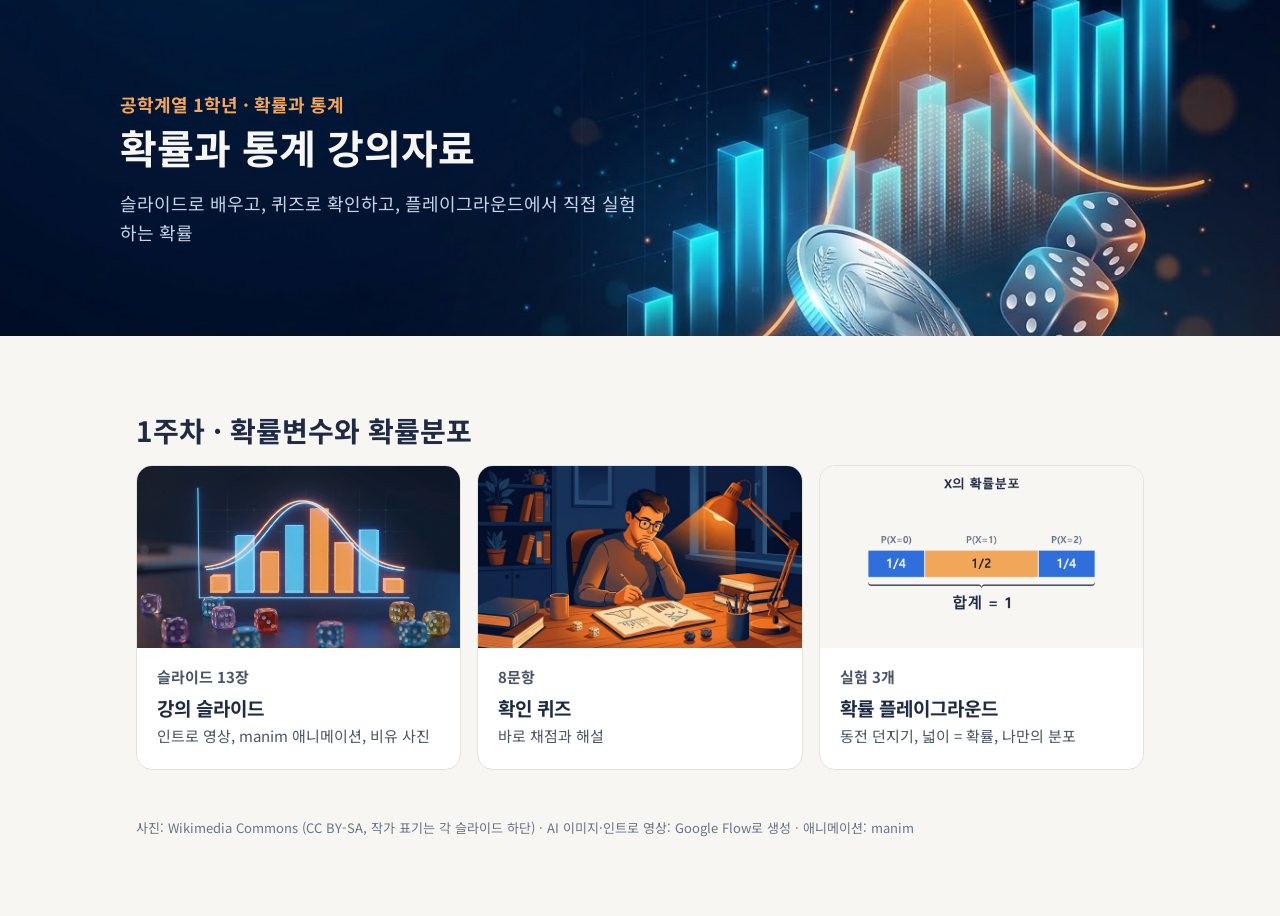
<file: docs/index.html>
<!doctype html>
<html lang="ko">
<head>
<meta charset="utf-8">
<meta name="viewport" content="width=device-width, initial-scale=1">
<title>확률과 통계 강의</title>
<link rel="preconnect" href="https://fonts.googleapis.com">
<link href="https://fonts.googleapis.com/css2?family=Noto+Sans+KR:wght@400;700;800&display=swap" rel="stylesheet">
<link rel="stylesheet" href="assets/style.css">
<style>
  .hero { background: var(--navy) url(week01/media/ai_cover.jpg) center/cover; color: var(--bg); padding: 72px 16px; }
  .hero .inner { max-width: 1040px; margin: 0 auto; }
  .hero p { color: #C9D3E6; font-size: 18px; max-width: 520px; }
  .week { display: grid; grid-template-columns: repeat(auto-fit, minmax(240px, 1fr)); gap: 16px; }
  .tile { display: block; text-decoration: none; color: inherit; background: var(--card); border-radius: 16px; overflow: hidden; border: 1px solid #E6E3DA; transition: transform .15s; }
  .tile:hover { transform: translateY(-3px); }
  .tile img { width: 100%; aspect-ratio: 16/9; object-fit: cover; display: block; }
  .tile div { padding: 16px 20px 20px; }
  .tile b { display: block; font-size: 19px; }
  .tile span { color: var(--text2); font-size: 15px; }
  .tag { display: inline-block; font-size: 13px; font-weight: 700; color: var(--orange-d); margin-bottom: 4px; }
</style>
</head>
<body>
<header class="hero">
  <div class="inner">
    <p class="tag" style="color:var(--orange)">공학계열 1학년 · 확률과 통계</p>
    <h1>확률과 통계 강의자료</h1>
    <p>슬라이드로 배우고, 퀴즈로 확인하고, 플레이그라운드에서 직접 실험하는 확률</p>
  </div>
</header>
<main class="wrap">
  <h2>1주차 · 확률변수와 확률분포</h2>
  <div class="week">
    <a class="tile" href="week01/slides.html">
      <img src="week01/media/intro.png" alt="">
      <div><span class="tag">슬라이드 13장</span><b>강의 슬라이드</b><span>인트로 영상, manim 애니메이션, 비유 사진</span></div>
    </a>
    <a class="tile" href="week01/quiz.html">
      <img src="week01/media/ai_student.jpg" alt="">
      <div><span class="tag">8문항</span><b>확인 퀴즈</b><span>바로 채점과 해설</span></div>
    </a>
    <a class="tile" href="week01/playground.html">
      <img src="week01/media/PMFBars.png" alt="">
      <div><span class="tag">실험 3개</span><b>확률 플레이그라운드</b><span>동전 던지기, 넓이 = 확률, 나만의 분포</span></div>
    </a>
  </div>
  <p class="foot">사진: Wikimedia Commons (CC BY-SA, 작가 표기는 각 슬라이드 하단) · AI 이미지·인트로 영상: Google Flow로 생성 · 애니메이션: manim</p>
</main>
</body>
</html>
</file>
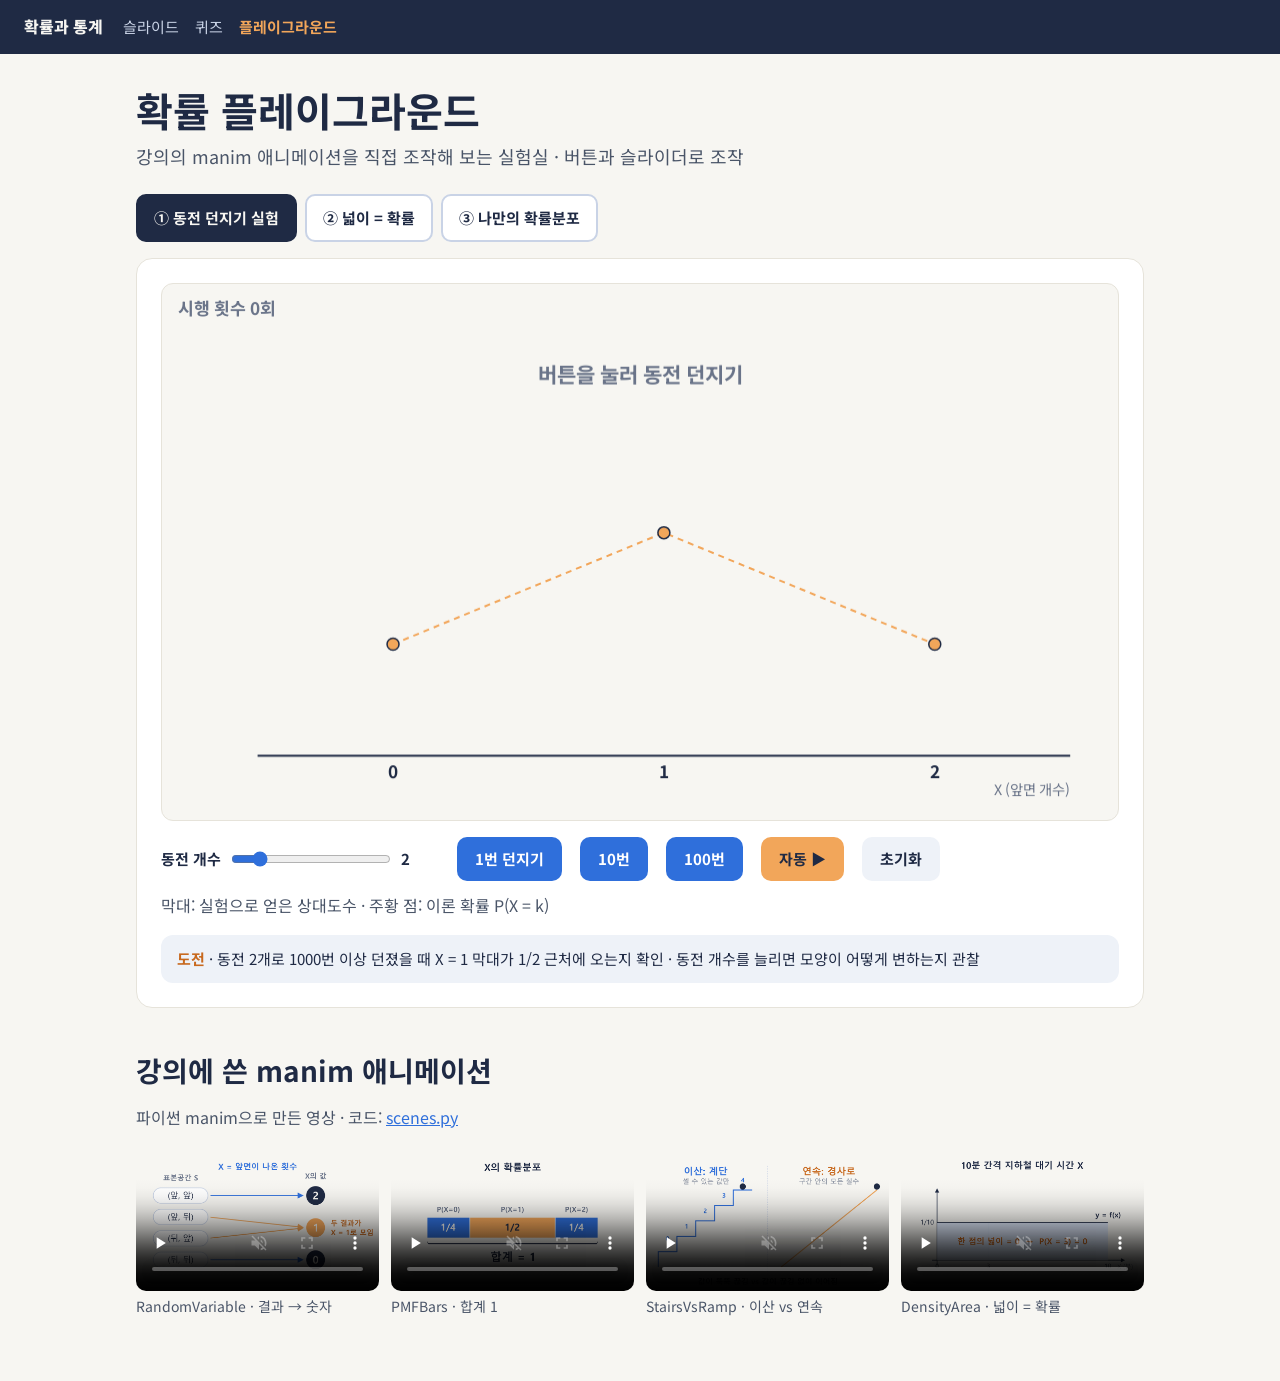
<file: docs/week01/playground.html>
<!doctype html>
<html lang="ko">
<head>
<meta charset="utf-8">
<meta name="viewport" content="width=device-width, initial-scale=1">
<title>확률 플레이그라운드</title>
<link rel="preconnect" href="https://fonts.googleapis.com">
<link href="https://fonts.googleapis.com/css2?family=Noto+Sans+KR:wght@400;700;800&display=swap" rel="stylesheet">
<link rel="stylesheet" href="../assets/style.css">
<style>
  .tabs { display: flex; gap: 8px; flex-wrap: wrap; margin: 0 0 16px; }
  .tabs button { font: inherit; font-weight: 700; font-size: 15px; padding: 10px 16px; border-radius: 10px; border: 2px solid var(--line); background: #fff; color: var(--navy); cursor: pointer; }
  .tabs button[aria-selected="true"] { background: var(--navy); color: var(--bg); border-color: var(--navy); }
  .scene { display: none; }
  .scene.active { display: block; }
  canvas { width: 100%; display: block; background: var(--bg); border-radius: 12px; border: 1px solid #E6E3DA; touch-action: none; }
  .ctrl { display: flex; gap: 10px 18px; flex-wrap: wrap; align-items: center; margin-top: 16px; }
  .ctrl label { display: flex; align-items: center; gap: 8px; font-weight: 700; font-size: 15px; }
  .ctrl input[type=range] { width: 160px; accent-color: var(--blue); }
  .ctrl select { font: inherit; padding: 8px 10px; border-radius: 10px; border: 2px solid var(--line); }
  .out { font-variant-numeric: tabular-nums; min-width: 2.5em; display: inline-block; }
  .note { color: var(--text2); margin: 12px 0 0; }
  .task { background: var(--bg2); border-radius: 12px; padding: 12px 16px; margin-top: 16px; font-size: 15px; }
  .task b { color: var(--orange-d); }
  .videos { display: grid; grid-template-columns: repeat(auto-fit, minmax(220px, 1fr)); gap: 12px; }
  .videos figure { margin: 0; }
  .videos video { width: 100%; border-radius: 10px; display: block; }
  .videos figcaption { font-size: 14px; color: var(--text2); margin-top: 4px; }
</style>
</head>
<body>
<header class="topbar">
  <a class="brand" href="../index.html">확률과 통계</a>
  <nav>
    <a href="slides.html">슬라이드</a>
    <a href="quiz.html">퀴즈</a>
    <a href="playground.html" aria-current="page">플레이그라운드</a>
  </nav>
</header>
<main class="wrap">
  <h1>확률 플레이그라운드</h1>
  <p class="lead">강의의 manim 애니메이션을 직접 조작해 보는 실험실 · 버튼과 슬라이더로 조작</p>

  <div class="tabs" role="tablist">
    <button role="tab" aria-selected="true" data-s="coins">① 동전 던지기 실험</button>
    <button role="tab" aria-selected="false" data-s="area">② 넓이 = 확률</button>
    <button role="tab" aria-selected="false" data-s="pmf">③ 나만의 확률분포</button>
  </div>

  <!-- ① 동전 -->
  <section class="scene card active" id="coins">
    <canvas id="cvCoins" aria-label="동전 던지기 결과와 앞면 개수의 상대도수 막대그래프"></canvas>
    <div class="ctrl">
      <label>동전 개수 <input type="range" id="nCoins" min="1" max="8" value="2"> <span class="out" id="nOut">2</span></label>
      <button class="btn" id="flip1">1번 던지기</button>
      <button class="btn" id="flip10">10번</button>
      <button class="btn" id="flip100">100번</button>
      <button class="btn orange" id="auto">자동 ▶</button>
      <button class="btn secondary" id="reset">초기화</button>
    </div>
    <p class="note">막대: 실험으로 얻은 상대도수 · 주황 점: 이론 확률 P(X = k)</p>
    <div class="task"><b>도전</b> · 동전 2개로 1000번 이상 던졌을 때 X = 1 막대가 1/2 근처에 오는지 확인 · 동전 개수를 늘리면 모양이 어떻게 변하는지 관찰</div>
  </section>

  <!-- ② 넓이 -->
  <section class="scene card" id="area">
    <canvas id="cvArea" aria-label="확률밀도함수 그래프와 색칠한 구간의 넓이"></canvas>
    <div class="ctrl">
      <label>분포 <select id="dist">
        <option value="uni">균등분포 (지하철 대기 시간)</option>
        <option value="tri">삼각형 분포</option>
        <option value="nor">종 모양 (정규분포 맛보기)</option>
      </select></label>
      <label>a <input type="range" id="aIn" min="0" max="10" step="0.1" value="3"> <span class="out" id="aOut">3.0</span></label>
      <label>b <input type="range" id="bIn" min="0" max="10" step="0.1" value="7"> <span class="out" id="bOut">7.0</span></label>
      <button class="btn secondary" id="toPoint">한 점으로 줄이기</button>
    </div>
    <p class="note">색칠한 넓이 = P(a ≤ X ≤ b) · 그래프 아래 전체 넓이는 항상 1</p>
    <div class="task"><b>도전</b> · 세 분포에서 같은 구간 [4, 6]의 확률 비교 · a와 b를 같게 만들면 확률은?</div>
  </section>

  <!-- ③ PMF -->
  <section class="scene card" id="pmf">
    <canvas id="cvPmf" aria-label="막대를 끌어 확률을 정하는 확률분포 편집기"></canvas>
    <div class="ctrl">
      <button class="btn orange" id="norm">합이 1이 되게 맞추기</button>
      <button class="btn secondary" id="exUni">예: 균등</button>
      <button class="btn secondary" id="exBin">예: 동전 4개 앞면 수</button>
      <button class="btn secondary" id="exRand">무작위</button>
    </div>
    <p class="note">막대 위쪽을 끌어서 높이 조절 · 아래 띠: 확률을 이어 붙인 길이 (점선 = 1)</p>
    <div class="task"><b>도전</b> · 버튼 없이 손으로 합을 정확히 1로 맞추기 · 확률질량함수의 두 성질이 모두 ✅가 되는지 확인</div>
  </section>

  <h2>강의에 쓴 manim 애니메이션</h2>
  <p class="lead" style="font-size:16px">파이썬 manim으로 만든 영상 · 코드: <a id="codeLink" href="https://github.com/jeyoungpark12/prob-stats-lecture-slides/blob/main/lectures/week01_%EB%8F%84%EC%9E%85/animations/scenes.py">scenes.py</a></p>
  <div class="videos">
    <figure><video src="media/RandomVariable.mp4" poster="media/RandomVariable.png" controls muted playsinline preload="none"></video><figcaption>RandomVariable · 결과 → 숫자</figcaption></figure>
    <figure><video src="media/PMFBars.mp4" poster="media/PMFBars.png" controls muted playsinline preload="none"></video><figcaption>PMFBars · 합계 1</figcaption></figure>
    <figure><video src="media/StairsVsRamp.mp4" poster="media/StairsVsRamp.png" controls muted playsinline preload="none"></video><figcaption>StairsVsRamp · 이산 vs 연속</figcaption></figure>
    <figure><video src="media/DensityArea.mp4" poster="media/DensityArea.png" controls muted playsinline preload="none"></video><figcaption>DensityArea · 넓이 = 확률</figcaption></figure>
  </div>
</main>

<script>
const C = { navy: '#1F2A44', bg: '#F7F6F2', blue: '#2F6FDB', orange: '#F2A65A', orangeD: '#C8691E', gray: '#6A7489', light: '#DCE6F8', line: '#C9D3E6', ok: '#1E8E5A', bad: '#C2412D' };
const FONT = "'Noto Sans KR', 'Malgun Gothic', sans-serif";
const ease = (cur, target, k = 0.15) => cur + (target - cur) * k;

// 캔버스: 화면 폭에 맞추고 고해상도 대응, 논리 좌표 W×H
function makeCanvas(el, ratio = 0.5625) {
  const ctx = el.getContext('2d');
  const o = { el, ctx, W: 0, H: 0 };
  const fit = () => {
    const w = el.clientWidth, h = Math.round(w * ratio), d = devicePixelRatio || 1;
    el.width = w * d; el.height = h * d; el.style.height = h + 'px';
    ctx.setTransform(d, 0, 0, d, 0, 0); o.W = w; o.H = h;
  };
  fit(); addEventListener('resize', fit);
  o.fit = fit;
  return o;
}
function text(ctx, s, x, y, size, color = C.navy, align = 'center', weight = 700) {
  ctx.font = `${weight} ${size}px ${FONT}`; ctx.fillStyle = color; ctx.textAlign = align; ctx.textBaseline = 'middle';
  ctx.fillText(s, x, y);
}
const fmt = (v, d = 3) => v.toFixed(d).replace(/\.?0+$/, '') || '0';

/* ① 동전 던지기 ------------------------------------------------------- */
(() => {
  const cv = makeCanvas(document.getElementById('cvCoins'));
  const nIn = document.getElementById('nCoins');
  let n = 2, counts, trials, last, flipT, shown, auto = false, autoRate = 1;
  const binom = (n, k) => { let r = 1; for (let i = 1; i <= k; i++) r = r * (n - k + i) / i; return r / 2 ** n; };
  function reset() { counts = Array(n + 1).fill(0); shown = Array(n + 1).fill(0); trials = 0; last = null; flipT = 1; }
  function flip(times) {
    for (let t = 0; t < times; t++) {
      const r = Array.from({ length: n }, () => Math.random() < 0.5);
      counts[r.filter(Boolean).length]++; trials++; last = r;
    }
    flipT = 0;
  }
  nIn.oninput = () => { n = +nIn.value; document.getElementById('nOut').textContent = n; reset(); };
  document.getElementById('flip1').onclick = () => flip(1);
  document.getElementById('flip10').onclick = () => flip(10);
  document.getElementById('flip100').onclick = () => flip(100);
  document.getElementById('reset').onclick = () => { auto = false; autoBtn(); reset(); };
  const ab = document.getElementById('auto');
  const autoBtn = () => { ab.textContent = auto ? '자동 ■' : '자동 ▶'; autoRate = 1; };
  ab.onclick = () => { auto = !auto; autoBtn(); };
  reset();

  function draw() {
    const { ctx, W, H } = cv;
    if (auto) { flip(Math.floor(autoRate)); autoRate = Math.min(autoRate * 1.02, 50); }
    flipT = Math.min(1, flipT + 0.06);
    ctx.clearRect(0, 0, W, H);

    // 위: 마지막 시행의 동전
    const top = H * 0.17, r = Math.min(W / (2.6 * Math.max(n, 4)), H * 0.08);
    text(ctx, `시행 횟수 ${trials.toLocaleString()}회`, 16, 24, Math.max(13, W * 0.018), C.gray, 'left');
    if (last) {
      const heads = last.filter(Boolean).length;
      last.forEach((h, k) => {
        const x = W / 2 + (k - (n - 1) / 2) * r * 2.4;
        const sx = Math.abs(Math.cos(flipT * Math.PI * 3)) * (flipT < 1 ? 1 : 1);
        ctx.save(); ctx.translate(x, top); ctx.scale(flipT < 1 ? sx : 1, 1);
        ctx.beginPath(); ctx.arc(0, 0, r, 0, Math.PI * 2);
        ctx.fillStyle = h ? C.orange : '#AEB8CC'; ctx.fill();
        ctx.lineWidth = 3; ctx.strokeStyle = C.navy; ctx.stroke();
        ctx.restore();
        if (flipT >= 1) text(ctx, h ? '앞' : '뒤', x, top, r * 0.8, C.navy);
      });
      if (flipT >= 1) text(ctx, `앞면 ${heads}개 → X = ${heads}`, W / 2, top + r + 22, Math.max(13, W * 0.02), C.blue);
    } else text(ctx, '버튼을 눌러 동전 던지기', W / 2, top, Math.max(14, W * 0.022), C.gray);

    // 아래: 상대도수 막대 + 이론 확률 점
    const x0 = W * 0.1, x1 = W * 0.95, base = H * 0.88, ytop = H * 0.36;
    const maxP = Math.max(...Array.from({ length: n + 1 }, (_, k) => binom(n, k))) * 1.25;
    const scale = (base - ytop) / maxP;
    ctx.strokeStyle = C.navy; ctx.lineWidth = 2;
    ctx.beginPath(); ctx.moveTo(x0, base); ctx.lineTo(x1, base); ctx.stroke();
    const slot = (x1 - x0) / (n + 1), bw = slot * 0.6;
    const pts = [];
    for (let k = 0; k <= n; k++) {
      const freq = trials ? counts[k] / trials : 0;
      shown[k] = ease(shown[k], freq, 0.2);
      const cx = x0 + slot * (k + 0.5), h = shown[k] * scale;
      ctx.fillStyle = last && flipT >= 1 && last.filter(Boolean).length === k ? C.orangeD : C.blue;
      ctx.fillRect(cx - bw / 2, base - h, bw, h);
      text(ctx, String(k), cx, base + 16, Math.max(12, W * 0.018), C.navy);
      const dotY = base - binom(n, k) * scale;
      if (trials) text(ctx, fmt(freq, 2), cx, Math.min(base - h, dotY) - 18, Math.max(11, W * 0.015), C.navy, 'center', 400);
      pts.push([cx, dotY]);
    }
    ctx.strokeStyle = C.orange; ctx.lineWidth = 2; ctx.setLineDash([6, 5]);
    ctx.beginPath(); pts.forEach(([x, y], k) => k ? ctx.lineTo(x, y) : ctx.moveTo(x, y)); ctx.stroke(); ctx.setLineDash([]);
    pts.forEach(([x, y]) => { ctx.beginPath(); ctx.arc(x, y, 6, 0, Math.PI * 2); ctx.fillStyle = C.orange; ctx.fill(); ctx.strokeStyle = C.navy; ctx.lineWidth = 1.5; ctx.stroke(); });
    text(ctx, 'X (앞면 개수)', x1, base + 34, Math.max(11, W * 0.015), C.gray, 'right', 400);
    requestAnimationFrame(draw);
  }
  draw();
})();

/* ② 넓이 = 확률 ------------------------------------------------------ */
(() => {
  const cv = makeCanvas(document.getElementById('cvArea'));
  const erf = x => { // Abramowitz-Stegun 7.1.26
    const s = Math.sign(x); x = Math.abs(x);
    const t = 1 / (1 + 0.3275911 * x);
    return s * (1 - (((((1.061405429 * t - 1.453152027) * t) + 1.421413741) * t - 0.284496736) * t + 0.254829592) * t * Math.exp(-x * x));
  };
  const D = {
    uni: { f: x => (x >= 0 && x <= 10 ? 0.1 : 0), F: x => Math.min(1, Math.max(0, x / 10)), top: 0.1, name: 'f(x) = 1/10' },
    tri: { f: x => (x < 0 || x > 10 ? 0 : x <= 5 ? x / 25 : (10 - x) / 25), F: x => x <= 0 ? 0 : x >= 10 ? 1 : x <= 5 ? x * x / 50 : 1 - (10 - x) ** 2 / 50, top: 0.2, name: '삼각형' },
    nor: { f: x => Math.exp(-((x - 5) ** 2) / (2 * 1.5 ** 2)) / (1.5 * Math.sqrt(2 * Math.PI)), F: x => 0.5 * (1 + erf((x - 5) / (1.5 * Math.SQRT2))), top: 0.266, name: 'μ = 5, σ = 1.5' },
  };
  const aIn = document.getElementById('aIn'), bIn = document.getElementById('bIn'), dIn = document.getElementById('dist');
  let A = 3, B = 7, a = 3, b = 7, topShown = 0.1;
  const sync = () => {
    A = +aIn.value; B = +bIn.value;
    if (A > B) [A, B] = [B, A];
    document.getElementById('aOut').textContent = (+aIn.value).toFixed(1);
    document.getElementById('bOut').textContent = (+bIn.value).toFixed(1);
  };
  aIn.oninput = bIn.oninput = sync;
  document.getElementById('toPoint').onclick = () => { bIn.value = aIn.value; sync(); };

  function draw() {
    const { ctx, W, H } = cv, d = D[dIn.value];
    a = ease(a, A); b = ease(b, B); topShown = ease(topShown, d.top, 0.12);
    ctx.clearRect(0, 0, W, H);
    const x0 = W * 0.09, x1 = W * 0.95, base = H * 0.84, ytop = H * 0.22;
    const X = v => x0 + (v / 10) * (x1 - x0), Y = p => base - (p / (topShown * 1.15)) * (base - ytop);
    // 전체 영역
    ctx.beginPath(); ctx.moveTo(X(0), base);
    for (let v = 0; v <= 10.0001; v += 0.05) ctx.lineTo(X(v), Y(d.f(v)));
    ctx.lineTo(X(10), base); ctx.closePath(); ctx.fillStyle = C.light; ctx.fill();
    // 색칠 구간
    if (b - a > 0.001) {
      ctx.beginPath(); ctx.moveTo(X(a), base);
      for (let v = a; v <= b; v += 0.02) ctx.lineTo(X(v), Y(d.f(v)));
      ctx.lineTo(X(b), Y(d.f(b))); ctx.lineTo(X(b), base); ctx.closePath(); ctx.fillStyle = C.blue; ctx.fill();
    } else {
      ctx.strokeStyle = C.orangeD; ctx.lineWidth = 3; ctx.beginPath(); ctx.moveTo(X(a), base); ctx.lineTo(X(a), Y(d.f(a))); ctx.stroke();
    }
    // 곡선
    ctx.beginPath(); for (let v = 0; v <= 10.0001; v += 0.05) v ? ctx.lineTo(X(v), Y(d.f(v))) : ctx.moveTo(X(v), Y(d.f(v)));
    ctx.strokeStyle = C.navy; ctx.lineWidth = 3; ctx.stroke();
    // 축
    ctx.lineWidth = 2; ctx.beginPath(); ctx.moveTo(x0, base); ctx.lineTo(x1 + 8, base); ctx.moveTo(x0, base); ctx.lineTo(x0, ytop - 20); ctx.stroke();
    const fs = Math.max(12, W * 0.017);
    for (let v = 0; v <= 10; v += 2) text(ctx, String(v), X(v), base + 16, fs, C.gray, 'center', 400);
    text(ctx, 'a', X(a), base + 38, fs, C.blue); text(ctx, 'b', X(b), base + 38, fs, C.blue);
    text(ctx, d.name, x1, ytop - 8, fs, C.gray, 'right', 400);
    // 확률
    const p = Math.max(0, d.F(b) - d.F(a));
    text(ctx, `P(${a.toFixed(1)} ≤ X ≤ ${b.toFixed(1)}) = ${p.toFixed(3)}`, W / 2, H * 0.09, Math.max(16, W * 0.03), C.navy);
    if (b - a <= 0.001) text(ctx, '폭이 0 → 넓이 0 → 한 점의 확률 = 0', W / 2, H * 0.16, fs, C.orangeD);
    requestAnimationFrame(draw);
  }
  draw();
})();

/* ③ 나만의 확률분포 ------------------------------------------------- */
(() => {
  const cv = makeCanvas(document.getElementById('cvPmf'), 0.6);
  let p = [0.1, 0.3, 0.4, 0.15, 0.05], shown = [...p], drag = -1;
  const geo = () => {
    const { W, H } = cv, x0 = W * 0.08, x1 = W * 0.96, base = H * 0.66, ytop = H * 0.12;
    return { W, H, x0, x1, base, ytop, slot: (x1 - x0) / 5 };
  };
  function setFrom(e) {
    const g = geo(), r = cv.el.getBoundingClientRect(), x = e.clientX - r.left, y = e.clientY - r.top;
    if (drag < 0) { drag = Math.floor((x - g.x0) / g.slot); if (drag < 0 || drag > 4) { drag = -1; return; } }
    p[drag] = Math.round(Math.min(1, Math.max(0, (g.base - y) / (g.base - g.ytop))) * 100) / 100;
  }
  cv.el.addEventListener('pointerdown', e => { cv.el.setPointerCapture(e.pointerId); drag = -1; setFrom(e); });
  cv.el.addEventListener('pointermove', e => { if (drag >= 0) setFrom(e); });
  cv.el.addEventListener('pointerup', () => { drag = -1; });
  const set = arr => { p = arr.map(v => Math.round(v * 1000) / 1000); };
  document.getElementById('norm').onclick = () => { const s = p.reduce((x, y) => x + y, 0); if (s > 0) set(p.map(v => v / s)); };
  document.getElementById('exUni').onclick = () => set([0.2, 0.2, 0.2, 0.2, 0.2]);
  document.getElementById('exBin').onclick = () => set([1, 4, 6, 4, 1].map(v => v / 16));
  document.getElementById('exRand').onclick = () => set(p.map(() => Math.random() * 0.5));

  function draw() {
    const { ctx } = cv, g = geo(), { W, H, x0, x1, base, ytop, slot } = g;
    shown = shown.map((v, k) => ease(v, p[k], 0.2));
    ctx.clearRect(0, 0, W, H);
    const fs = Math.max(12, W * 0.018);
    // 눈금 1
    ctx.strokeStyle = C.line; ctx.setLineDash([5, 5]); ctx.lineWidth = 1.5;
    ctx.beginPath(); ctx.moveTo(x0, ytop); ctx.lineTo(x1, ytop); ctx.stroke(); ctx.setLineDash([]);
    text(ctx, '1', x0 - 12, ytop, fs, C.gray, 'right', 400);
    ctx.strokeStyle = C.navy; ctx.lineWidth = 2; ctx.beginPath(); ctx.moveTo(x0, base); ctx.lineTo(x1, base); ctx.stroke();
    const colors = [C.blue, C.orange, C.blue, C.orange, C.blue];
    shown.forEach((v, k) => {
      const cx = x0 + slot * (k + 0.5), bw = slot * 0.6, h = v * (base - ytop);
      ctx.fillStyle = colors[k]; ctx.fillRect(cx - bw / 2, base - h, bw, h);
      ctx.fillStyle = C.navy; ctx.fillRect(cx - bw / 2, base - h - 3, bw, 6); // 손잡이
      text(ctx, fmt(p[k]), cx, base - h - 18, fs, C.navy);
      text(ctx, `X=${k}`, cx, base + 18, fs, C.gray, 'center', 400);
    });
    // 아래 띠: 이어 붙이기
    const s = p.reduce((x, y) => x + y, 0), by = H * 0.8, bh = H * 0.07;
    let left = x0; const full = x1 - x0;
    shown.forEach((v, k) => { const w = v * full; ctx.fillStyle = colors[k]; ctx.fillRect(left, by, w, bh); ctx.strokeStyle = C.bg; ctx.lineWidth = 2; ctx.strokeRect(left, by, w, bh); left += w; });
    ctx.setLineDash([6, 4]); ctx.strokeStyle = C.navy; ctx.beginPath(); ctx.moveTo(x1, by - 10); ctx.lineTo(x1, by + bh + 10); ctx.stroke(); ctx.setLineDash([]);
    const ok1 = p.every(v => v >= 0 && v <= 1), ok2 = Math.abs(s - 1) < 0.005;
    text(ctx, `합계 = ${s.toFixed(3)}`, x0, H * 0.94, Math.max(14, W * 0.022), ok2 ? C.ok : C.bad, 'left');
    text(ctx, `${ok1 ? '✅' : '❌'} 성질 1: 0 ≤ pᵢ ≤ 1    ${ok2 ? '✅' : '❌'} 성질 2: 합 = 1`, x1, H * 0.94, fs, C.navy, 'right', 400);
    requestAnimationFrame(draw);
  }
  draw();
})();

/* 탭 */
document.querySelectorAll('.tabs button').forEach(b => b.onclick = () => {
  document.querySelectorAll('.tabs button').forEach(x => x.setAttribute('aria-selected', x === b));
  document.querySelectorAll('.scene').forEach(s => s.classList.toggle('active', s.id === b.dataset.s));
  dispatchEvent(new Event('resize')); // 숨겨졌던 캔버스 크기 다시 맞추기
});
</script>
</body>
</html>
</file>
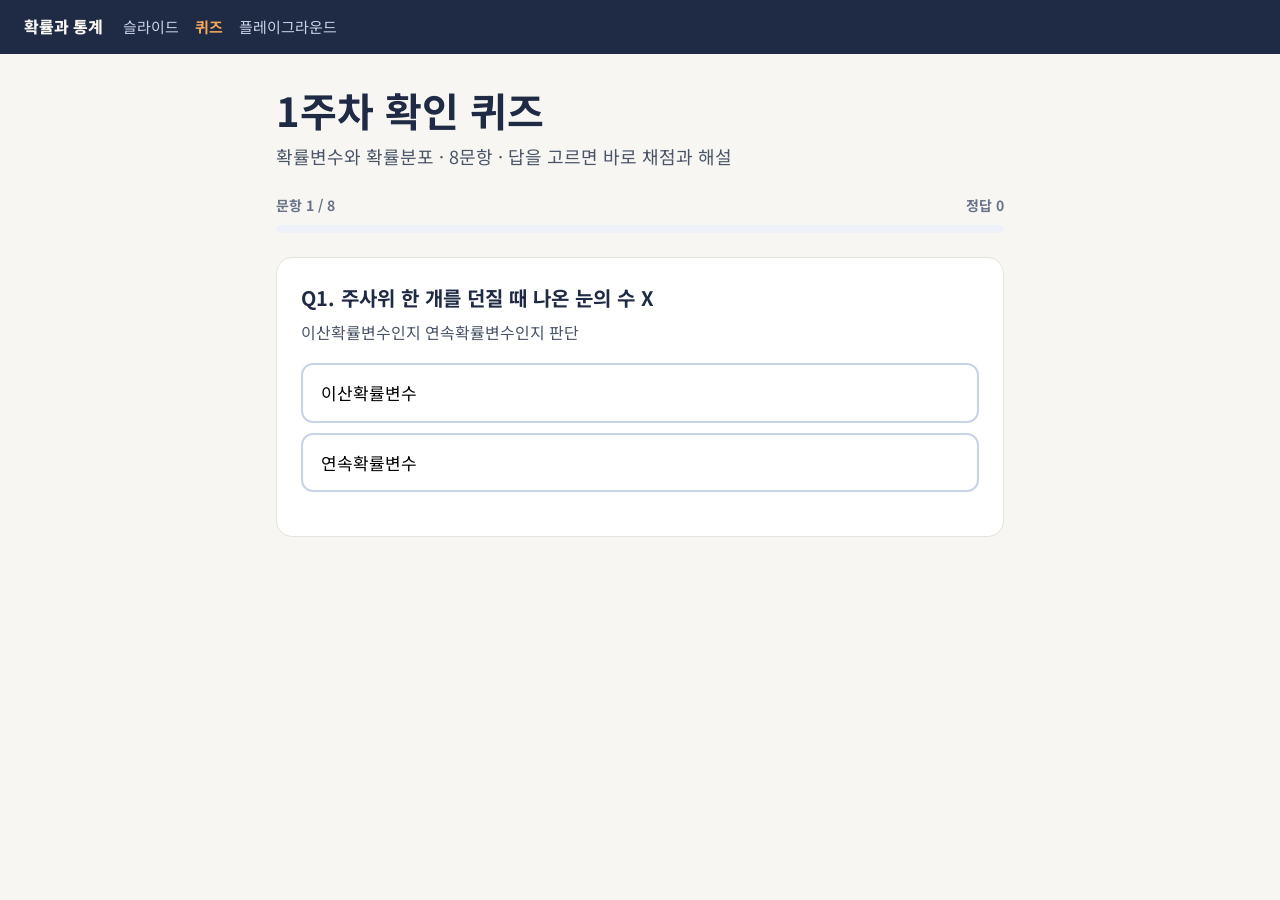
<file: docs/week01/quiz.html>
<!doctype html>
<html lang="ko">
<head>
<meta charset="utf-8">
<meta name="viewport" content="width=device-width, initial-scale=1">
<title>1주차 확인 퀴즈</title>
<link rel="preconnect" href="https://fonts.googleapis.com">
<link href="https://fonts.googleapis.com/css2?family=Noto+Sans+KR:wght@400;700;800&display=swap" rel="stylesheet">
<link rel="stylesheet" href="../assets/style.css">
<style>
  .bar { height: 8px; background: var(--bg2); border-radius: 99px; overflow: hidden; margin: 8px 0 24px; }
  .bar i { display: block; height: 100%; width: 0; background: var(--orange); transition: width .3s; }
  .meta { display: flex; justify-content: space-between; color: var(--gray); font-size: 14px; font-weight: 700; }
  .qtext { font-size: 20px; font-weight: 700; margin: 0 0 6px; }
  .hint { color: var(--text2); margin: 0 0 18px; }
  .opts { display: grid; gap: 10px; }
  .opt { text-align: left; font: inherit; font-size: 17px; padding: 14px 18px; border-radius: 12px; border: 2px solid var(--line); background: #fff; cursor: pointer; }
  .opt:hover:not(:disabled) { border-color: var(--blue); }
  .opt.ok { border-color: var(--ok); background: #E8F5EE; }
  .opt.bad { border-color: var(--bad); background: #FBEAE7; }
  .opt:disabled { cursor: default; color: var(--text); opacity: 1; }
  input.num, select { font: inherit; font-size: 18px; padding: 10px 12px; border: 2px solid var(--line); border-radius: 10px; background: #fff; }
  input.num { width: 160px; }
  table.fill { border-collapse: collapse; margin: 4px 0 16px; }
  table.fill th, table.fill td { border: 1px solid var(--line); padding: 8px 10px; text-align: center; }
  table.fill th { background: var(--navy); color: var(--bg); }
  .fb { margin-top: 18px; padding: 14px 18px; border-radius: 12px; display: none; }
  .fb.show { display: block; }
  .fb.ok { background: #E8F5EE; border-left: 6px solid var(--ok); }
  .fb.bad { background: #FBEAE7; border-left: 6px solid var(--bad); }
  .actions { display: flex; gap: 10px; margin-top: 20px; flex-wrap: wrap; }
  .score { font-size: 56px; font-weight: 800; color: var(--blue); margin: 8px 0; }
  .review li { margin-bottom: 8px; }
  .fig { display: block; max-width: 100%; border-radius: 12px; margin: 0 0 16px; }
</style>
</head>
<body>
<header class="topbar">
  <a class="brand" href="../index.html">확률과 통계</a>
  <nav>
    <a href="slides.html">슬라이드</a>
    <a href="quiz.html" aria-current="page">퀴즈</a>
    <a href="playground.html">플레이그라운드</a>
  </nav>
</header>
<main class="wrap" style="max-width:760px">
  <h1>1주차 확인 퀴즈</h1>
  <p class="lead">확률변수와 확률분포 · 8문항 · 답을 고르면 바로 채점과 해설</p>
  <div class="meta"><span id="qnum"></span><span id="qscore"></span></div>
  <div class="bar"><i id="prog"></i></div>
  <div class="card" id="box"></div>
</main>

<script>
// 분수(1/4), 소수(0.25), 정수 모두 숫자로
function num(s) {
  s = String(s).trim().replace(/\s/g, '');
  if (/^-?\d+\/\d+$/.test(s)) { const [a, b] = s.split('/').map(Number); return b ? a / b : NaN; }
  return s === '' ? NaN : Number(s);
}
const close = (a, b) => Math.abs(a - b) < 1e-6;

const Q = [
  { type: 'mc', q: '주사위 한 개를 던질 때 나온 눈의 수 X', hint: '이산확률변수인지 연속확률변수인지 판단',
    opts: ['이산확률변수', '연속확률변수'], ans: 0,
    why: '눈의 수는 1, 2, 3, 4, 5, 6 여섯 개뿐이라 셀 수 있음 → 이산(계단).' },
  { type: 'mc', q: '전구가 고장 날 때까지의 시간(부품 수명) T', hint: '이산확률변수인지 연속확률변수인지 판단',
    opts: ['이산확률변수', '연속확률변수'], ans: 1,
    why: '1000시간, 1000.5시간, 1000.51시간… 구간 안의 모든 실수가 가능 → 연속(경사로).' },
  { type: 'mc', q: '동전 한 개를 두 번 던져 앞면이 나온 횟수 X에 대해 P(X = 1)의 값', hint: '표본공간: (앞,앞), (앞,뒤), (뒤,앞), (뒤,뒤)',
    img: 'media/RandomVariable.png',
    opts: ['1/4', '1/2', '3/4', '1'], ans: 1,
    why: 'X = 1이 되는 결과는 (앞,뒤), (뒤,앞) 두 개 → 2 × 1/4 = 1/2.' },
  { type: 'num', q: '다음 확률분포표에서 a의 값', hint: '분수나 소수로 입력 (예: 0.3)',
    table: [['X', '0', '1', '2'], ['P(X=x)', '0.2', 'a', '0.5']], ans: 0.3,
    why: '확률의 합 = 1 → 0.2 + a + 0.5 = 1 → a = 0.3. (피자 조각을 모두 모으면 한 판)' },
  { type: 'fill', q: '동전 세 개를 동시에 던질 때 앞면의 개수 X의 확률분포표 완성', hint: '각 칸에 알맞은 확률 선택',
    cols: ['0', '1', '2', '3'], choices: ['1/8', '2/8', '3/8', '4/8'], ans: ['1/8', '3/8', '3/8', '1/8'],
    why: '경우 8가지 중 앞면 0개 1가지, 1개 3가지, 2개 3가지, 3개 1가지 → 1/8, 3/8, 3/8, 1/8 (합 = 1).' },
  { type: 'num', q: '연속확률변수 X의 범위가 0 ≤ X ≤ 4이고 확률밀도함수가 f(x) = k (상수)일 때 k의 값', hint: '분수나 소수로 입력 (예: 1/4)',
    ans: 0.25,
    why: '그래프 아래 전체 넓이 = 1 → 폭 4 × 높이 k = 1 → k = 1/4.' },
  { type: 'num', q: '10분 간격 지하철을 기다리는 시간 X(분)가 0 ≤ X ≤ 10에서 고르게 분포할 때 P(3 ≤ X ≤ 7)', hint: '소수로 입력 (예: 0.5)',
    img: 'media/DensityArea.png',
    ans: 0.4,
    why: '높이 1/10, 폭 7 − 3 = 4인 직사각형 넓이 → 4 × 1/10 = 0.4.' },
  { type: 'mc', q: '위 지하철 예에서 P(X = 3)의 값', hint: '한 점에서의 넓이',
    opts: ['0', '1/10', '3/10', '알 수 없음'], ans: 0,
    why: '연속확률변수는 한 점의 폭이 0이라 넓이도 0 → P(X = 3) = 0.' },
];

const box = document.getElementById('box');
let i = 0, score = 0, results = [];

function header() {
  document.getElementById('qnum').textContent = `문항 ${Math.min(i + 1, Q.length)} / ${Q.length}`;
  document.getElementById('qscore').textContent = `정답 ${score}`;
  document.getElementById('prog').style.width = `${i / Q.length * 100}%`;
}

function render() {
  header();
  if (i >= Q.length) return finish();
  const q = Q[i];
  let h = `<p class="qtext">Q${i + 1}. ${q.q}</p><p class="hint">${q.hint}</p>`;
  if (q.img) h += `<img class="fig" src="${q.img}" alt="">`;
  if (q.table) h += `<table class="fill">${q.table.map((r, k) => `<tr>${r.map(c => k ? `<td>${c}</td>` : `<th>${c}</th>`).join('')}</tr>`).join('')}</table>`;
  if (q.type === 'mc') h += `<div class="opts">${q.opts.map((o, k) => `<button class="opt" data-k="${k}">${o}</button>`).join('')}</div>`;
  if (q.type === 'num') h += `<label>답: <input class="num" id="ans" inputmode="decimal" autocomplete="off"></label> <button class="btn" id="check">채점</button>`;
  if (q.type === 'fill') h += `<table class="fill"><tr><th>X</th>${q.cols.map(c => `<th>${c}</th>`).join('')}</tr>
      <tr><th>P(X=x)</th>${q.cols.map((_, k) => `<td><select data-k="${k}"><option value="">선택</option>${q.choices.map(c => `<option>${c}</option>`).join('')}</select></td>`).join('')}</tr></table>
      <button class="btn" id="check">채점</button>`;
  h += `<div class="fb" id="fb"></div><div class="actions" id="act"></div>`;
  box.innerHTML = h;

  if (q.type === 'mc') box.querySelectorAll('.opt').forEach(b => b.onclick = () => {
    const k = +b.dataset.k, ok = k === q.ans;
    box.querySelectorAll('.opt').forEach(x => { x.disabled = true; if (+x.dataset.k === q.ans) x.classList.add('ok'); });
    if (!ok) b.classList.add('bad');
    done(ok);
  });
  if (q.type === 'num') {
    const inp = document.getElementById('ans');
    inp.focus();
    const go = () => { const v = num(inp.value); if (isNaN(v)) { inp.focus(); return; } inp.disabled = true; check.disabled = true; done(close(v, q.ans)); };
    const check = document.getElementById('check');
    check.onclick = go;
    inp.onkeydown = e => { if (e.key === 'Enter') go(); };
  }
  if (q.type === 'fill') document.getElementById('check').onclick = () => {
    const sel = [...box.querySelectorAll('select')];
    if (sel.some(s => !s.value)) return;
    sel.forEach((s, k) => { s.disabled = true; s.style.borderColor = s.value === q.ans[k] ? 'var(--ok)' : 'var(--bad)'; });
    document.getElementById('check').disabled = true;
    done(sel.every((s, k) => s.value === q.ans[k]));
  };
}

function done(ok) {
  if (ok) score++;
  results.push(ok);
  const fb = document.getElementById('fb');
  fb.className = `fb show ${ok ? 'ok' : 'bad'}`;
  fb.innerHTML = `<b>${ok ? '정답' : '오답'}</b> · ${Q[i].why}`;
  const act = document.getElementById('act');
  act.innerHTML = `<button class="btn" id="nx">${i + 1 < Q.length ? '다음 문항 →' : '결과 보기'}</button>`;
  document.getElementById('nx').onclick = () => { i++; render(); };
  document.getElementById('nx').focus();
  header();
}

function finish() {
  document.getElementById('prog').style.width = '100%';
  const msg = score === Q.length ? '모두 정답. 다음 주 준비 완료' :
              score >= 6 ? '거의 다 맞힘. 틀린 문항의 해설 확인' : '슬라이드 복습 후 다시 도전';
  box.innerHTML = `<p class="qtext">결과</p><p class="score">${score} / ${Q.length}</p><p>${msg}</p>
    <ol class="review">${Q.map((q, k) => `<li>${results[k] ? '✅' : '❌'} ${q.q}</li>`).join('')}</ol>
    <div class="actions"><button class="btn" id="again">다시 풀기</button><a class="btn secondary" href="slides.html" style="text-decoration:none">슬라이드 복습</a>
    <a class="btn orange" href="playground.html" style="text-decoration:none">플레이그라운드에서 실험</a></div>`;
  document.getElementById('again').onclick = () => { i = 0; score = 0; results = []; render(); };
}

render();
</script>
</body>
</html>
</file>
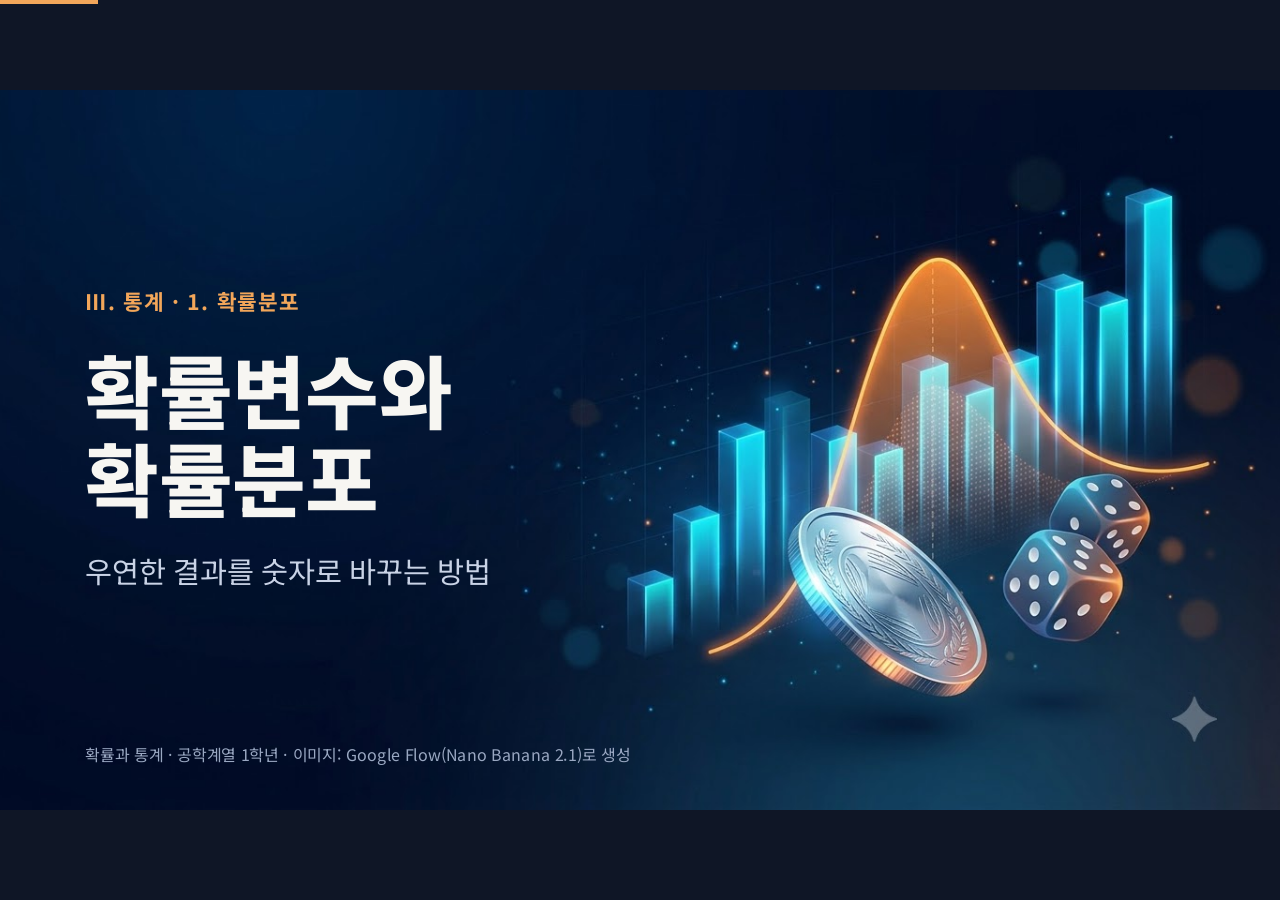
<file: docs/week01/slides.html>
<!doctype html>
<html lang="ko">
<head>
<meta charset="utf-8">
<meta name="viewport" content="width=device-width, initial-scale=1">
<title>1주차 확률변수와 확률분포</title>
<link rel="preconnect" href="https://fonts.googleapis.com">
<link href="https://fonts.googleapis.com/css2?family=Noto+Sans+KR:wght@400;700;800&display=swap" rel="stylesheet">
<link rel="stylesheet" href="../assets/style.css">
<style>
  html, body { height: 100%; overflow: hidden; background: #0F1626; }
  #viewport { position: fixed; inset: 0; overflow: hidden; }
  #stage { width: 1920px; height: 1080px; position: absolute; left: 50%; top: 50%; transform-origin: center center; }

  section.slide {
    position: absolute; inset: 0; display: none; flex-direction: column; gap: 40px;
    padding: 128px 128px 160px; background: var(--bg); color: var(--text); overflow: hidden;
  }
  section.slide.active { display: flex; animation: fade .35s ease; }
  @keyframes fade { from { opacity: 0; } to { opacity: 1; } }
  .slide.dark { background: var(--navy); color: var(--bg); }
  .slide.alt { background: var(--bg2); }
  .slide h2 { font-size: 72px; font-weight: 800; line-height: 1.15; margin: 0; }
  .slide h3 { margin: 0; }
  .slide p { margin: 0; }
  .credit { position: absolute; left: 128px; bottom: 64px; right: 128px; font-size: 24px; color: var(--gray); }
  .dark .credit { color: #9AA8C2; }
  .row { display: flex; gap: 48px; flex: 1; min-height: 0; }
  .col { display: flex; flex-direction: column; gap: 24px; }
  .grow { flex: 1; }
  .center { justify-content: center; }
  .photo { border-radius: 24px; object-fit: cover; display: block; }
  .vid { border-radius: 20px; object-fit: contain; display: block; background: var(--bg); cursor: pointer; }
  .box { background: var(--card); border-radius: 20px; padding: 32px 44px; display: flex; flex-direction: column; gap: 10px; }
  .box.l-blue { border-left: 8px solid var(--blue); }
  .box.l-orange { border-left: 8px solid var(--orange); }
  .box.l-gray { border-left: 8px solid var(--gray); }
  .box.navy { background: var(--navy); color: var(--bg); }
  .k { font-size: 32px; font-weight: 700; }
  .big { font-size: 40px; }
  .eq { font-size: 52px; font-weight: 800; }
  .blue { color: var(--blue); } .org { color: var(--orange-d); } .org-l { color: var(--orange); } .gray { color: var(--gray); }
  .pair { display: grid; grid-template-columns: 1fr 1fr; gap: 48px; }
  .pair img { width: 100%; height: 480px; border-radius: 20px; object-fit: cover; }
  .pair h3 { font-size: 44px; font-weight: 800; margin-top: 16px; }
  .pair p { font-size: 30px; color: var(--text2); }
  table.t { border-collapse: collapse; font-size: 34px; background: var(--card); width: 100%; }
  table.t th, table.t td { border: 2px solid #E1DED5; padding: 14px 20px; text-align: center; }
  table.t th { background: var(--navy); color: var(--bg); }
  table.cmp { font-size: 32px; text-align: left; }
  table.cmp td, table.cmp th { text-align: left; padding: 22px 28px; }
  table.cmp tr:nth-child(even) td { background: #F1F0EB; }
  .pill { flex: 1; font-size: 30px; font-weight: 700; text-align: center; background: var(--card); padding: 16px 0; border: 2px solid var(--line); border-radius: 16px; }
  .goal { flex: 1; background: var(--card); border-radius: 24px; padding: 56px 48px; border-top: 12px solid var(--blue); display: flex; flex-direction: column; gap: 24px; }
  .goal .n { font-size: 72px; font-weight: 800; color: var(--blue); }
  .goal h3 { font-size: 44px; }
  .goal p { font-size: 32px; color: var(--text2); line-height: 1.5; }
  .q { font-size: 32px; line-height: 1.5; background: #2A3858; padding: 28px 36px; border-radius: 16px; }

  /* 조작 막대 */
  #hud { position: fixed; left: 0; right: 0; bottom: 0; display: flex; align-items: center; gap: 12px; padding: 8px 16px;
         color: #C9D3E6; font-size: 14px; background: linear-gradient(transparent, rgba(10,15,28,.85)); opacity: 0; transition: opacity .2s; }
  body:hover #hud, #hud:focus-within { opacity: 1; }
  #hud button { font: inherit; background: rgba(255,255,255,.12); color: #fff; border: 0; border-radius: 8px; padding: 6px 12px; cursor: pointer; }
  #hud .sp { flex: 1; }
  #progress { position: fixed; left: 0; top: 0; height: 4px; background: var(--orange); transition: width .3s; }
  #notes { position: fixed; left: 50%; bottom: 56px; transform: translateX(-50%); width: min(900px, calc(100% - 32px));
           background: rgba(15,22,38,.94); color: #E8EBF2; padding: 16px 20px; border-radius: 12px; font-size: 16px; line-height: 1.6; display: none; }
  #notes.show { display: block; }
  #unmute { position: fixed; right: 16px; top: 16px; display: none; }
</style>
</head>
<body>
<div id="progress"></div>
<div id="viewport"><div id="stage">

<!-- 1. 표지 -->
<section class="slide dark center" data-notes="동전과 주사위처럼 우연한 결과를 숫자로 바꾸어 다루는 것이 오늘의 주제입니다.">
  <img src="media/ai_cover.jpg" alt="" style="position:absolute;inset:0;width:100%;height:100%;object-fit:cover">
  <div class="col" style="position:relative;gap:40px">
    <p style="font-size:32px;font-weight:700;color:var(--orange);letter-spacing:2px">Ⅲ. 통계 · 1. 확률분포</p>
    <h1 style="font-size:120px;font-weight:800;line-height:1.1;margin:0">확률변수와<br>확률분포</h1>
    <p style="font-size:44px;color:#C9D3E6">우연한 결과를 숫자로 바꾸는 방법</p>
  </div>
  <p class="credit">확률과 통계 · 공학계열 1학년 · 이미지: Google Flow(Nano Banana 2.1)로 생성</p>
</section>

<!-- 2. 인트로 영상 -->
<section class="slide dark" style="padding:0" data-notes="8초 인트로 영상. '던질 때마다 결과는 달라도, 많이 모으면 모양이 생긴다'는 질문으로 시작해 주세요. 오른쪽 위 버튼으로 소리를 켤 수 있습니다.">
  <video src="media/intro.mp4" poster="media/intro.png" muted playsinline data-auto data-intro
         style="width:100%;height:100%;object-fit:cover" aria-label="인트로 영상: 회전하는 동전, 굴러가는 주사위, 막대그래프와 종 모양 곡선"></video>
  <p class="credit" style="color:#C9D3E6;bottom:40px">영상: Google Flow(Veo 3.1 Lite)로 생성</p>
</section>

<!-- 3. 학습 목표 -->
<section class="slide" data-notes="오늘의 목표는 세 가지입니다. 확률변수가 무엇인지, 이산확률변수의 분포를 표와 그래프로 나타내는 법, 그리고 연속확률변수에서는 확률을 왜 넓이로 구하는지입니다.">
  <h2>학습 목표</h2>
  <div class="row">
    <div class="goal"><span class="n">01</span><h3>확률변수의 뜻</h3><p>시행 결과에 실수를 대응시키는 규칙의 이해</p></div>
    <div class="goal"><span class="n">02</span><h3>이산확률변수</h3><p>확률분포를 표와 그래프, 확률질량함수로 표현</p></div>
    <div class="goal" style="border-top-color:var(--orange)"><span class="n org">03</span><h3>연속확률변수</h3><p>확률밀도함수와 넓이로 구하는 확률의 의미 파악</p></div>
  </div>
  <p class="credit">교과서 Ⅲ-1 확률분포 · 확률변수와 확률분포</p>
</section>

<!-- 4. 비유: 번호표 -->
<section class="slide" data-notes="은행 번호표를 떠올려 보세요. 손님이 누구든 번호 하나를 받습니다. 확률변수도 시행 결과가 무엇이든 숫자 하나를 붙여 주는 규칙입니다.">
  <h2>비유로 시작: 은행 번호표</h2>
  <div class="row">
    <img class="photo" src="media/ticket.jpg" alt="손에 든 은행 대기 번호표" style="width:620px;height:660px">
    <div class="col grow center" style="gap:28px">
      <div class="box l-gray"><p class="k gray">은행 번호표</p><p class="big">손님마다 번호 하나 발행</p></div>
      <div class="box l-blue"><p class="k blue">확률변수</p><p class="big">시행 결과마다 실수 하나 대응</p></div>
      <div class="box navy"><p class="big" style="font-weight:700">결과에 숫자를 붙이는 규칙</p><p class="big org-l" style="font-weight:700">= 확률변수</p></div>
    </div>
  </div>
  <p class="credit">사진: AKAMGO yalms, CC BY-SA 4.0, Wikimedia Commons</p>
</section>

<!-- 5. 확률변수 애니메이션 -->
<section class="slide" style="align-items:center" data-notes="(앞, 뒤)와 (뒤, 앞)이 모두 1로 모이는 점을 강조해 주세요. 그래서 X=1의 확률이 가장 큽니다.">
  <h2 style="align-self:stretch">확률변수: 결과에 숫자를 붙이는 규칙</h2>
  <video class="vid" src="media/RandomVariable.mp4" poster="media/RandomVariable.png" muted playsinline loop data-auto
         style="width:1180px;height:664px" aria-label="애니메이션: 동전 두 번 던지기의 네 결과가 X의 값 0, 1, 2에 대응"></video>
  <p class="credit">예: 동전 한 개를 두 번 던지는 시행 · 영상 클릭 시 일시정지/재생</p>
</section>

<!-- 6. 이산확률분포 -->
<section class="slide" data-notes="네 결과가 모두 1/4씩이므로 X=1은 1/2입니다. 막대를 이어 붙이면 길이가 정확히 1. 각 값에 확률을 대응시킨 함수가 확률질량함수입니다.">
  <h2>이산확률변수의 확률분포</h2>
  <div class="row" style="align-items:center;gap:56px">
    <div class="col" style="width:700px;gap:44px">
      <p style="font-size:36px;line-height:1.5">값을 <b class="blue">셀 수 있는</b> 확률변수<br><b>→ 이산확률변수</b></p>
      <table class="t"><tr><th>X</th><th>0</th><th>1</th><th>2</th><th>합계</th></tr>
        <tr><td>P(X=x)</td><td>1/4</td><td>1/2</td><td>1/4</td><td>1</td></tr></table>
      <p style="font-size:36px;line-height:1.5"><b class="blue">P(X = xᵢ) = pᵢ</b><br>확률질량함수</p>
    </div>
    <div class="col grow">
      <video class="vid" src="media/PMFBars.mp4" poster="media/PMFBars.png" muted playsinline loop data-auto
             style="width:908px;height:511px" aria-label="애니메이션: 막대그래프가 자라난 뒤 이어 붙이면 합계 1"></video>
      <p style="font-size:28px;text-align:center" class="gray">막대를 이어 붙이면 합계 1</p>
    </div>
  </div>
  <p class="credit">동전 두 번 던지기: 앞면이 나온 횟수 X의 확률분포</p>
</section>

<!-- 7. 성질 + 피자 -->
<section class="slide" data-notes="피자 조각 크기는 제각각이어도 모두 모으면 정확히 한 판. 확률도 모두 더하면 1. 미지수 k를 구하는 문제는 대부분 이 성질을 씁니다.">
  <h2>확률질량함수의 두 가지 성질</h2>
  <div class="row">
    <img class="photo" src="media/pizza.jpg" alt="상자에 담긴 피자 한 판" style="width:620px;height:660px">
    <div class="col grow center" style="gap:28px">
      <div class="box l-blue"><p class="k blue" style="font-size:28px">성질 1 · 각 확률은 0 이상 1 이하</p><p class="eq">0 ≤ pᵢ ≤ 1</p></div>
      <div class="box l-orange"><p class="k org" style="font-size:28px">성질 2 · 모든 확률의 합은 1</p><p class="eq">p₁ + p₂ + ⋯ + pₙ = 1</p></div>
      <div class="box navy" style="flex-direction:row;gap:16px"><p style="font-size:36px;font-weight:700" class="org-l">비유:</p><p style="font-size:36px;font-weight:700">조각을 모두 모으면 피자 한 판</p></div>
    </div>
  </div>
  <p class="credit">사진: Agoetee 123, CC BY-SA 4.0, Wikimedia Commons</p>
</section>

<!-- 8. 계단과 경사로 -->
<section class="slide alt" data-notes="계단에서는 1층, 2층처럼 정해진 높이에만 설 수 있고 1.5층에는 설 수 없습니다. 경사로에서는 어느 높이에서든 멈출 수 있습니다. 앞의 것이 이산, 뒤의 것이 연속입니다.">
  <h2>비유: 계단과 경사로</h2>
  <div class="pair">
    <div><img src="media/stairs.jpg" alt="불국사 앞의 돌계단"><h3 class="blue">이산 = 계단</h3><p>정해진 높이에만 멈춤, 중간 값 없음</p></div>
    <div><img src="media/ramp.jpg" alt="완만하게 올라가는 경사로"><h3 class="org">연속 = 경사로</h3><p>어느 높이에서든 멈춤 가능</p></div>
  </div>
  <p class="credit">사진: Basile Morin, CC BY-SA 4.0 / PattayaPatrol, CC BY-SA 4.0, Wikimedia Commons</p>
</section>

<!-- 9. 계단 vs 경사로 애니메이션 -->
<section class="slide" style="align-items:center" data-notes="공이 계단에서는 한 칸씩 뛰어오르고, 경사로에서는 미끄러지듯 올라갑니다. 이산은 끊긴 값, 연속은 구간 안의 모든 실수.">
  <h2 style="align-self:stretch">이산 vs 연속: 끊긴 값과 이어진 값</h2>
  <video class="vid" src="media/StairsVsRamp.mp4" poster="media/StairsVsRamp.png" muted playsinline loop data-auto
         style="width:1180px;height:664px" aria-label="애니메이션: 공이 계단은 한 칸씩, 경사로는 미끄러지듯 올라감"></video>
  <p class="credit">영상 클릭 시 일시정지/재생</p>
</section>

<!-- 10. 연속확률변수 -->
<section class="slide alt" data-notes="확률은 넓이. 높이 1/10, 폭 10이니 전체 넓이 1. 3분~7분은 4 × 1/10 = 0.4. 한 점은 넓이 0이므로 P(X=a)=0. (대기 시간 수치는 예시)">
  <h2>연속확률변수: 확률 = 그래프 아래 넓이</h2>
  <div class="row">
    <div class="col" style="width:480px;gap:20px">
      <img class="photo" src="media/subway.jpg" alt="지하철 승강장" style="width:480px;height:520px;border-radius:20px">
      <p style="font-size:28px;font-weight:700;line-height:1.4" class="org">예: 10분 간격 지하철<br><span style="color:var(--text)">기다리는 시간 X</span></p>
    </div>
    <div class="col grow">
      <video class="vid" src="media/DensityArea.mp4" poster="media/DensityArea.png" muted playsinline loop data-auto
             style="width:1136px;height:520px" aria-label="애니메이션: 색칠한 구간이 넓어지며 확률 표시, 한 점으로 줄면 0"></video>
      <div style="display:flex;gap:24px"><p class="pill">f(x) ≥ 0</p><p class="pill">전체 넓이 = 1</p><p class="pill">P(X = a) = 0</p></div>
    </div>
  </div>
  <p class="credit">사진: LandAndTree, CC BY-SA 4.0, Wikimedia Commons</p>
</section>

<!-- 11. 공학 현장 -->
<section class="slide" data-notes="불량품 개수는 셀 수 있으니 이산, 센서 신호는 끊김 없이 변하니 연속.">
  <h2>공학 현장의 이산과 연속</h2>
  <div class="pair">
    <div><img src="media/ai_factory.jpg" alt="컨베이어 벨트 위 불량 부품을 확인하는 검사원"><h3 class="blue">이산: 불량품 개수</h3><p>0개, 1개, 2개… 셀 수 있는 값</p></div>
    <div><img src="media/ai_sensor.jpg" alt="회로 기판 위 센서와 이어지는 신호 파형"><h3 class="org">연속: 센서 신호</h3><p>온도·전압처럼 끊김 없이 변하는 값</p></div>
  </div>
  <p class="credit">이미지: Google Flow(Nano Banana 2.1)로 생성</p>
</section>

<!-- 12. 비교표 -->
<section class="slide" data-notes="'몇 개냐, 얼마나냐'로 구분하게 하면 쉽게 기억합니다.">
  <h2>이산 vs 연속: 공학 현장의 예</h2>
  <table class="t cmp">
    <tr><th style="width:20%">구분</th><th style="background:var(--blue)">이산확률변수 (계단)</th><th style="background:var(--orange);color:var(--navy)">연속확률변수 (경사로)</th></tr>
    <tr><td><b>취하는 값</b></td><td>셀 수 있는 값</td><td>구간 안의 모든 실수</td></tr>
    <tr><td><b>분포 표현</b></td><td>확률질량함수 P(X = x)</td><td>확률밀도함수 f(x)</td></tr>
    <tr><td><b>확률 계산</b></td><td>확률의 합</td><td>그래프 아래 넓이</td></tr>
    <tr><td><b>공학 예시</b></td><td>불량품 개수, 패킷 손실 수</td><td>센서 측정 오차, 부품 수명</td></tr>
  </table>
  <p class="credit">판단 기준: “몇 개?”면 이산, “얼마나?”면 연속</p>
</section>

<!-- 13. 요약 + 퀴즈 -->
<section class="slide dark" data-notes="정답. Q1: 이산. Q2: 1/8, 3/8, 3/8, 1/8. Q3: 폭 4 × 높이 k = 1 이므로 k = 1/4. 웹 퀴즈 페이지에서 직접 풀어 볼 수 있습니다.">
  <h2>요약과 확인 퀴즈</h2>
  <div class="row" style="gap:64px">
    <div class="col" style="width:700px">
      <p class="k org-l">오늘의 핵심</p>
      <p style="font-size:34px">확률변수: 결과 → 실수의 대응</p>
      <p style="font-size:34px">이산: 확률질량함수, 합 = 1</p>
      <p style="font-size:34px">연속: 확률밀도함수, 넓이 = 확률</p>
      <img class="photo" src="media/ai_student.jpg" alt="확률 문제를 고민하는 대학생" style="width:700px;height:300px;border-radius:20px">
    </div>
    <div class="col grow">
      <p class="k org-l">퀴즈 · <a href="quiz.html" style="color:var(--orange)">웹에서 풀기 →</a></p>
      <p class="q">Q1. 주사위 한 개의 눈 X: 이산 또는 연속 판단</p>
      <p class="q">Q2. 동전 세 개를 던질 때 앞면의 개수 X의 확률분포표 작성</p>
      <p class="q">Q3. 0 ≤ X ≤ 4, f(x) = k (상수)일 때 k의 값</p>
    </div>
  </div>
  <p class="credit">이미지: Google Flow(Nano Banana 2.1)로 생성</p>
</section>

</div></div>

<button id="unmute" class="btn orange">🔊 소리 켜기</button>
<div id="notes" role="note"></div>
<div id="hud">
  <button id="prev" aria-label="이전 슬라이드">◀</button>
  <span id="count"></span>
  <button id="next" aria-label="다음 슬라이드">▶</button>
  <span class="sp"></span>
  <span>←/→ 이동 · N 노트 · F 전체화면</span>
  <button id="noteBtn">노트</button>
  <button id="fsBtn">전체화면</button>
  <a href="../index.html" style="color:#C9D3E6">목록</a>
</div>

<script>
(() => {
  const slides = [...document.querySelectorAll('section.slide')];
  const stage = document.getElementById('stage');
  const notes = document.getElementById('notes');
  const unmute = document.getElementById('unmute');
  let cur = 0;

  function fit() {
    const s = Math.min(innerWidth / 1920, innerHeight / 1080);
    stage.style.transform = `translate(-50%, -50%) scale(${s})`;
  }

  function show(i) {
    cur = Math.max(0, Math.min(slides.length - 1, i));
    slides.forEach((s, k) => {
      s.classList.toggle('active', k === cur);
      s.querySelectorAll('video').forEach(v => {
        if (k === cur && v.hasAttribute('data-auto')) { v.currentTime = 0; v.play().catch(() => {}); }
        else v.pause();
      });
    });
    const intro = slides[cur].querySelector('video[data-intro]');
    unmute.style.display = intro && intro.muted ? 'block' : 'none';
    notes.textContent = slides[cur].dataset.notes || '';
    document.getElementById('count').textContent = `${cur + 1} / ${slides.length}`;
    document.getElementById('progress').style.width = `${(cur + 1) / slides.length * 100}%`;
    history.replaceState(null, '', `#${cur + 1}`);
  }

  // 영상 클릭: 일시정지/재생
  document.querySelectorAll('video').forEach(v =>
    v.addEventListener('click', e => { e.stopPropagation(); v.paused ? v.play() : v.pause(); }));

  unmute.addEventListener('click', () => {
    const v = slides[cur].querySelector('video[data-intro]');
    if (v) { v.muted = false; v.currentTime = 0; v.play(); }
    unmute.style.display = 'none';
  });

  addEventListener('keydown', e => {
    if (['ArrowRight', 'PageDown', ' ', 'Enter'].includes(e.key)) { e.preventDefault(); show(cur + 1); }
    else if (['ArrowLeft', 'PageUp', 'Backspace'].includes(e.key)) { e.preventDefault(); show(cur - 1); }
    else if (e.key === 'Home') show(0);
    else if (e.key === 'End') show(slides.length - 1);
    else if (e.key === 'n' || e.key === 'N') notes.classList.toggle('show');
    else if (e.key === 'f' || e.key === 'F') toggleFs();
  });

  // 화면 오른쪽/왼쪽 클릭, 모바일 스와이프
  document.getElementById('viewport').addEventListener('click', e => {
    if (e.target.closest('a, video, button')) return;
    show(cur + (e.clientX > innerWidth / 3 ? 1 : -1));
  });
  let tx = null;
  addEventListener('touchstart', e => { tx = e.touches[0].clientX; }, { passive: true });
  addEventListener('touchend', e => {
    if (tx === null) return;
    const dx = e.changedTouches[0].clientX - tx;
    if (Math.abs(dx) > 50) show(cur + (dx < 0 ? 1 : -1));
    tx = null;
  });

  function toggleFs() {
    document.fullscreenElement ? document.exitFullscreen() : document.documentElement.requestFullscreen().catch(() => {});
  }
  document.getElementById('prev').onclick = () => show(cur - 1);
  document.getElementById('next').onclick = () => show(cur + 1);
  document.getElementById('noteBtn').onclick = () => notes.classList.toggle('show');
  document.getElementById('fsBtn').onclick = toggleFs;

  addEventListener('resize', fit);
  fit();
  show((parseInt(location.hash.slice(1)) || 1) - 1);
})();
</script>
</body>
</html>
</file>
<file: docs/assets/style.css>
/* 확률과 통계 강의 사이트 공통 스타일 (슬라이드·manim 영상과 같은 팔레트) */
:root {
  --navy: #1F2A44;
  --bg: #F7F6F2;
  --bg2: #EEF2F8;
  --card: #FFFFFF;
  --blue: #2F6FDB;
  --orange: #F2A65A;
  --orange-d: #C8691E;
  --text: #1F2A44;
  --text2: #4A5568;
  --gray: #6A7489;
  --line: #C9D3E6;
  --ok: #1E8E5A;
  --bad: #C2412D;
  --font: 'Noto Sans KR', 'Malgun Gothic', system-ui, sans-serif;
}

* { box-sizing: border-box; }

body {
  margin: 0;
  background: var(--bg);
  color: var(--text);
  font-family: var(--font);
  line-height: 1.6;
}

a { color: var(--blue); }

.topbar {
  display: flex;
  align-items: center;
  gap: 20px;
  padding: 14px 24px;
  background: var(--navy);
  color: var(--bg);
  flex-wrap: wrap;
}
.topbar .brand { font-weight: 800; color: var(--bg); text-decoration: none; }
.topbar nav { display: flex; gap: 16px; flex-wrap: wrap; }
.topbar nav a { color: #C9D3E6; text-decoration: none; font-size: 15px; }
.topbar nav a[aria-current="page"] { color: var(--orange); font-weight: 700; }

.wrap { max-width: 1040px; margin: 0 auto; padding: 32px 16px 64px; }

h1 { font-size: clamp(28px, 4vw, 40px); line-height: 1.2; margin: 0 0 8px; }
h2 { font-size: clamp(22px, 3vw, 28px); margin: 40px 0 12px; }
.lead { color: var(--text2); font-size: 18px; margin: 0 0 24px; }

.card {
  background: var(--card);
  border-radius: 16px;
  padding: 24px;
  border: 1px solid #E6E3DA;
}

.btn {
  font: inherit;
  font-size: 15px;
  font-weight: 700;
  border: 0;
  border-radius: 10px;
  padding: 10px 18px;
  cursor: pointer;
  background: var(--blue);
  color: #fff;
}
.btn.secondary { background: var(--bg2); color: var(--navy); }
.btn.orange { background: var(--orange); color: var(--navy); }
.btn:disabled { opacity: .45; cursor: default; }
.btn:focus-visible, select:focus-visible, input:focus-visible { outline: 3px solid var(--orange); outline-offset: 2px; }

.foot { color: var(--gray); font-size: 13px; margin-top: 48px; }
</file>
